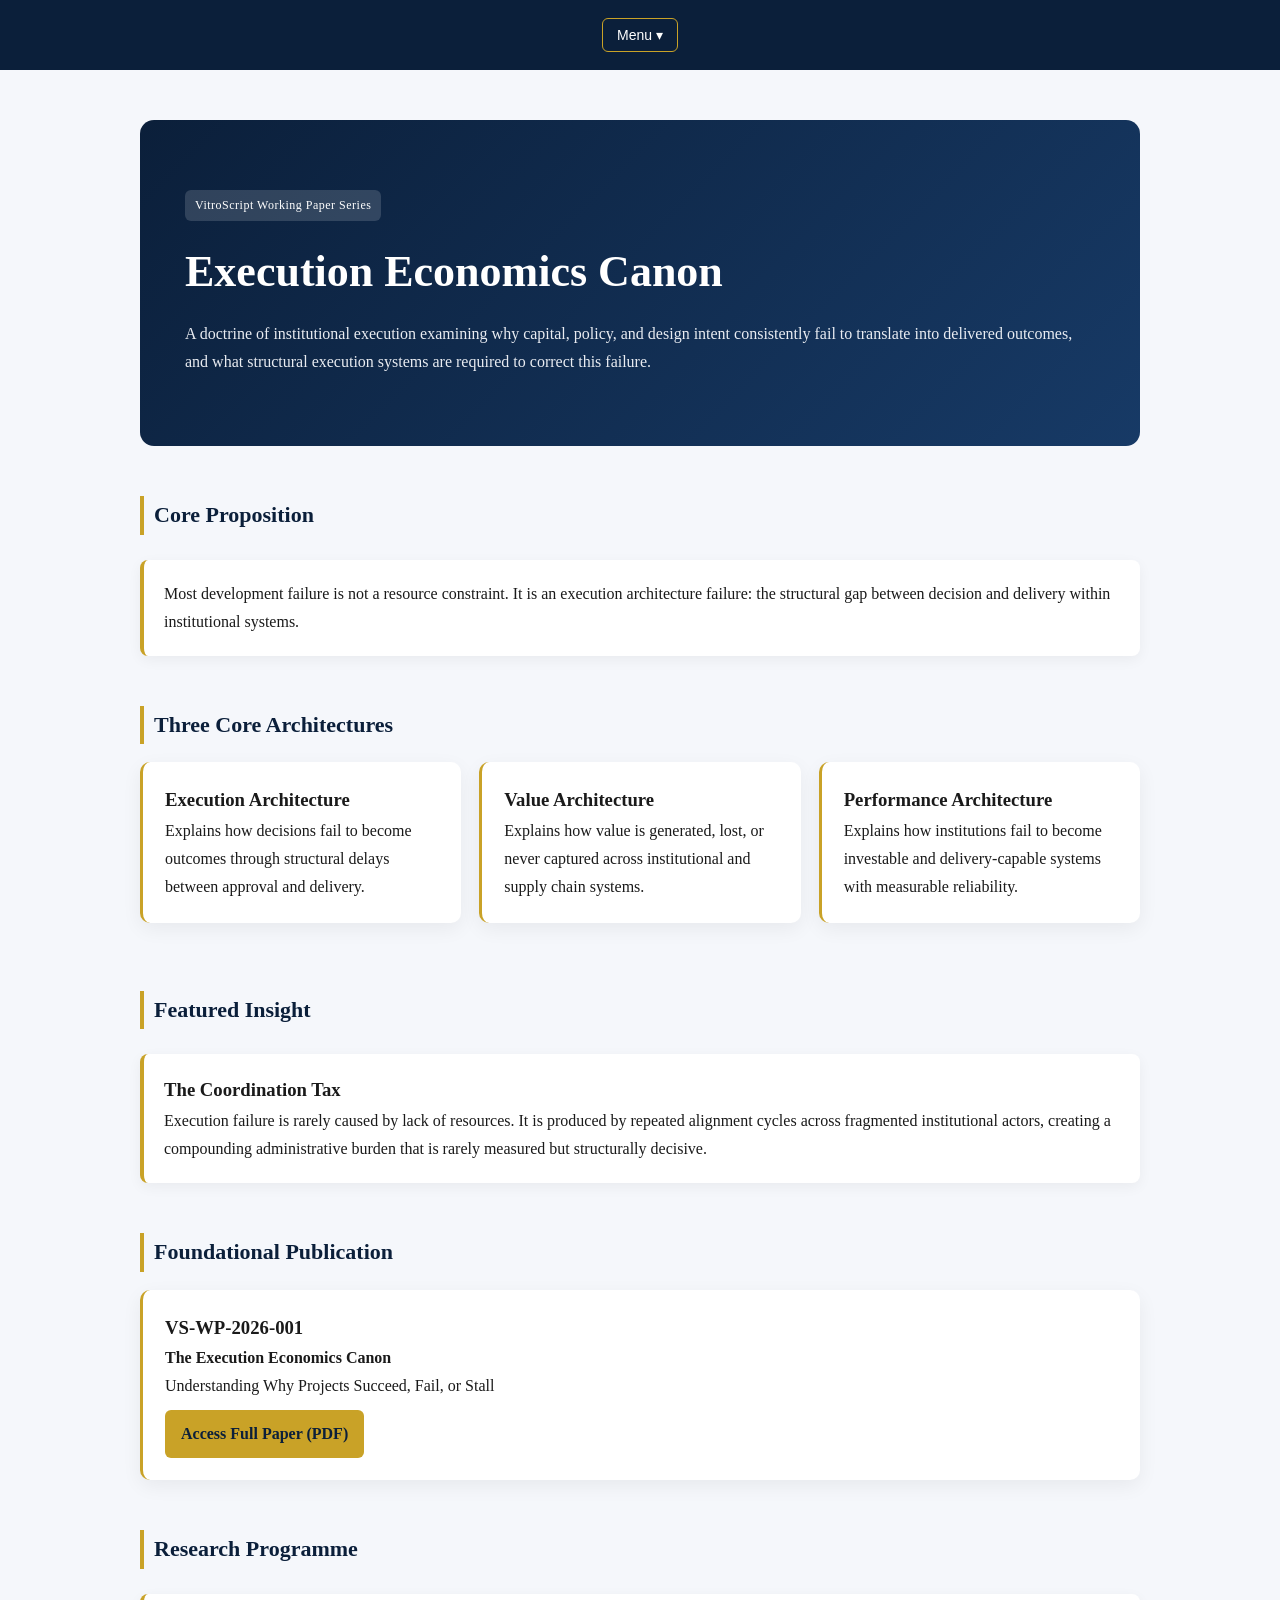
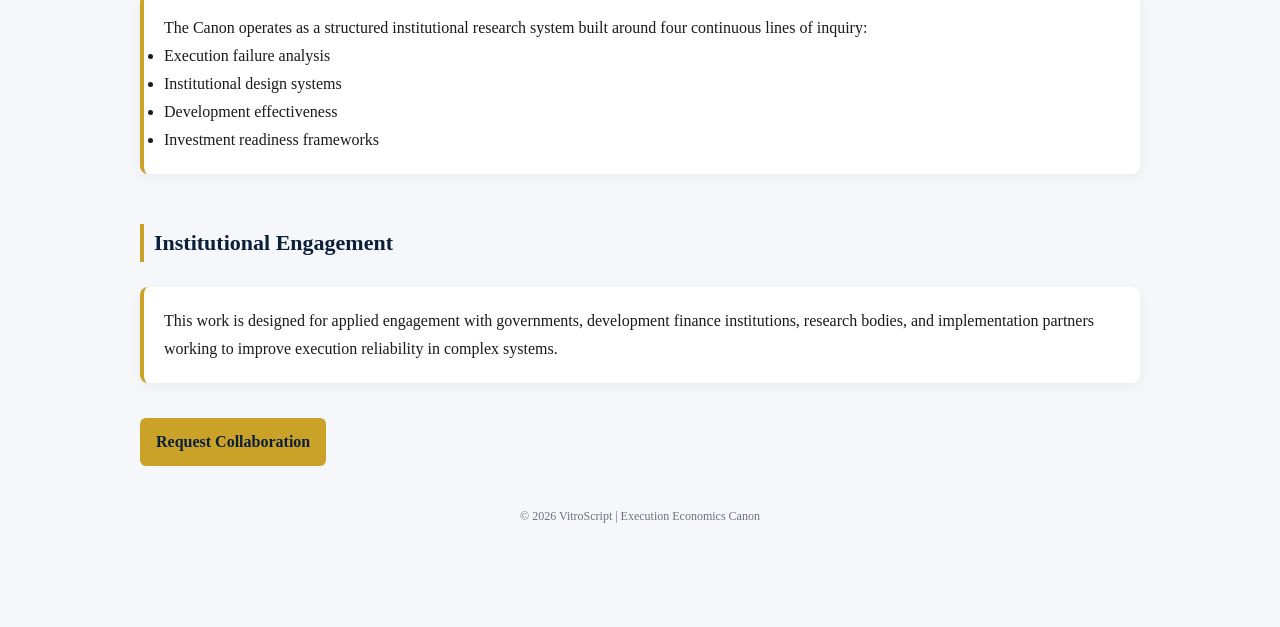
<file: index.html>
<!DOCTYPE html>
<html lang="en">
<head>
<meta charset="UTF-8">
<meta name="viewport" content="width=device-width, initial-scale=1.0">

<title>Execution Economics Canon | VitroScript</title>

<link rel="stylesheet" href="style.css">
</head>

<body>

<!-- NAVIGATION -->
<nav>
    <div class="menu" onclick="this.classList.toggle('open')">
        <button class="menu-btn">Menu ▾</button>

        <div class="dropdown">
            <a href="index.html">Home</a>
            <a href="research.html">Research</a>
            <a href="publications.html">Publications</a>
            <a href="canon.html">Canon</a>
            <a href="about.html">About</a>
            <a href="contact.html">Contact</a>
        </div>
    </div>
</nav>

<div class="container fade-in">

<!-- HERO -->
<div class="hero">

<div class="badge">VitroScript Working Paper Series</div>

<h1>Execution Economics Canon</h1>

<p>
A doctrine of institutional execution examining why capital, policy, and design intent consistently fail to translate into delivered outcomes, and what structural execution systems are required to correct this failure.
</p>

</div>

<!-- CORE PROPOSITION -->
<div class="section">

<h2>Core Proposition</h2>

<div class="callout">
Most development failure is not a resource constraint.  
It is an execution architecture failure: the structural gap between decision and delivery within institutional systems.
</div>

</div>

<!-- THREE ARCHITECTURES -->
<div class="section">

<h2>Three Core Architectures</h2>

<div class="grid">

<div class="card">
<h3>Execution Architecture</h3>
<p>Explains how decisions fail to become outcomes through structural delays between approval and delivery.</p>
</div>

<div class="card">
<h3>Value Architecture</h3>
<p>Explains how value is generated, lost, or never captured across institutional and supply chain systems.</p>
</div>

<div class="card">
<h3>Performance Architecture</h3>
<p>Explains how institutions fail to become investable and delivery-capable systems with measurable reliability.</p>
</div>

</div>

</div>

<!-- FEATURED INSIGHT -->
<div class="section">

<h2>Featured Insight</h2>

<div class="callout highlight">

<h3>The Coordination Tax</h3>

<p>
Execution failure is rarely caused by lack of resources. It is produced by repeated alignment cycles across fragmented institutional actors, creating a compounding administrative burden that is rarely measured but structurally decisive.
</p>

</div>

</div>

<!-- PUBLICATION -->
<div class="section">

<h2>Foundational Publication</h2>

<div class="card">

<h3>VS-WP-2026-001</h3>

<p><b>The Execution Economics Canon</b></p>

<p>Understanding Why Projects Succeed, Fail, or Stall</p>

<a class="button" href="papers/execution-economics-foundational-paper-1.pdf" target="_blank">
Access Full Paper (PDF)
</a>

</div>

</div>

<!-- RESEARCH PROGRAMME -->
<div class="section">

<h2>Research Programme</h2>

<div class="callout">

The Canon operates as a structured institutional research system built around four continuous lines of inquiry:

<ul>
<li>Execution failure analysis</li>
<li>Institutional design systems</li>
<li>Development effectiveness</li>
<li>Investment readiness frameworks</li>
</ul>

</div>

</div>

<!-- ENGAGEMENT -->
<div class="section">

<h2>Institutional Engagement</h2>

<div class="callout">

This work is designed for applied engagement with governments, development finance institutions, research bodies, and implementation partners working to improve execution reliability in complex systems.

</div>

<a class="button" href="contact.html">
Request Collaboration
</a>

</div>

<!-- FOOTER -->
<footer>
© 2026 VitroScript | Execution Economics Canon
</footer>

</div>

</body>
</html>
</file>
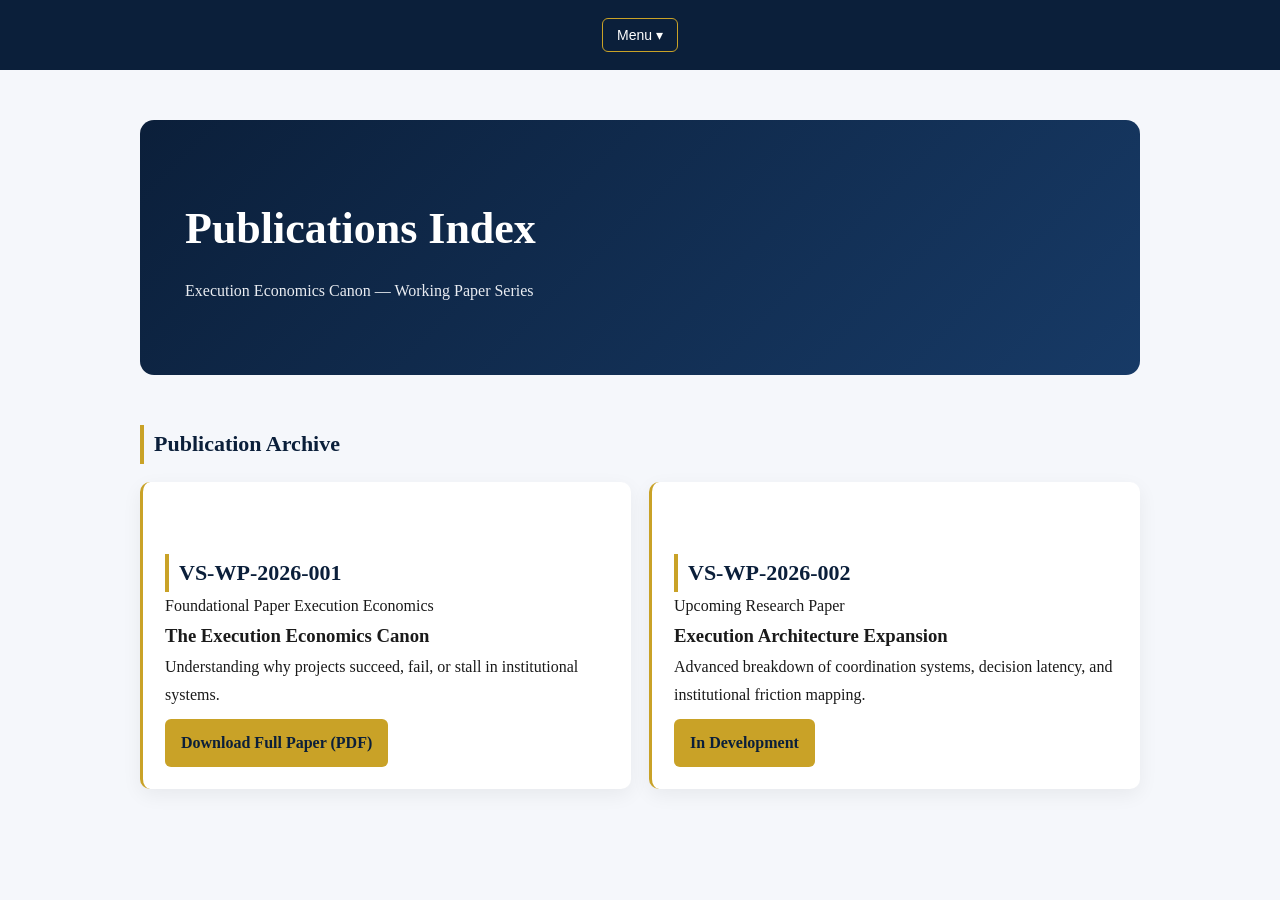
<file: papers/index.html>
<!DOCTYPE html>
<html lang="en">
<head>
<meta charset="UTF-8">
<title>Publications Index | Execution Economics Canon</title>

<link rel="stylesheet" href="../style.css">
</head>

<body>

<!-- NAV -->
<nav>
    <div class="menu" onclick="this.classList.toggle('open')">
        <button class="menu-btn">Menu ▾</button>

        <div class="dropdown">
            <a href="../index.html">Home</a>
            <a href="../research.html">Research</a>
            <a href="../publications.html">Publications</a>
            <a href="../canon.html">Canon</a>
            <a href="../about.html">About</a>
            <a href="../contact.html">Contact</a>
        </div>
    </div>
</nav>

<!-- CONTENT -->
<div class="container fade-in">

<!-- HERO -->
<div class="hero">
    <h1>Publications Index</h1>
    <p>Execution Economics Canon — Working Paper Series</p>
</div>

<!-- ARCHIVE -->
<div class="section">

<h2>Publication Archive</h2>

<div class="grid">

<!-- PAPER 1 -->
<div class="card">

<h2>VS-WP-2026-001</h2>

<span class="tag">Foundational Paper</span>
<span class="tag">Execution Economics</span>

<h3>The Execution Economics Canon</h3>

<p>
Understanding why projects succeed, fail, or stall in institutional systems.
</p>

<a class="button" href="execution-economics-foundational-paper-1.pdf" target="_blank">
Download Full Paper (PDF)
</a>

</div>

<!-- PAPER 2 (FUTURE SLOT) -->
<div class="card">

<h2>VS-WP-2026-002</h2>

<span class="tag">Upcoming</span>
<span class="tag">Research Paper</span>

<h3>Execution Architecture Expansion</h3>

<p>
Advanced breakdown of coordination systems, decision latency, and institutional friction mapping.
</p>

<a class="button" href="#">
In Development
</a>

</div>

</div>
</div>

</div>

</body>
</html>
</file>
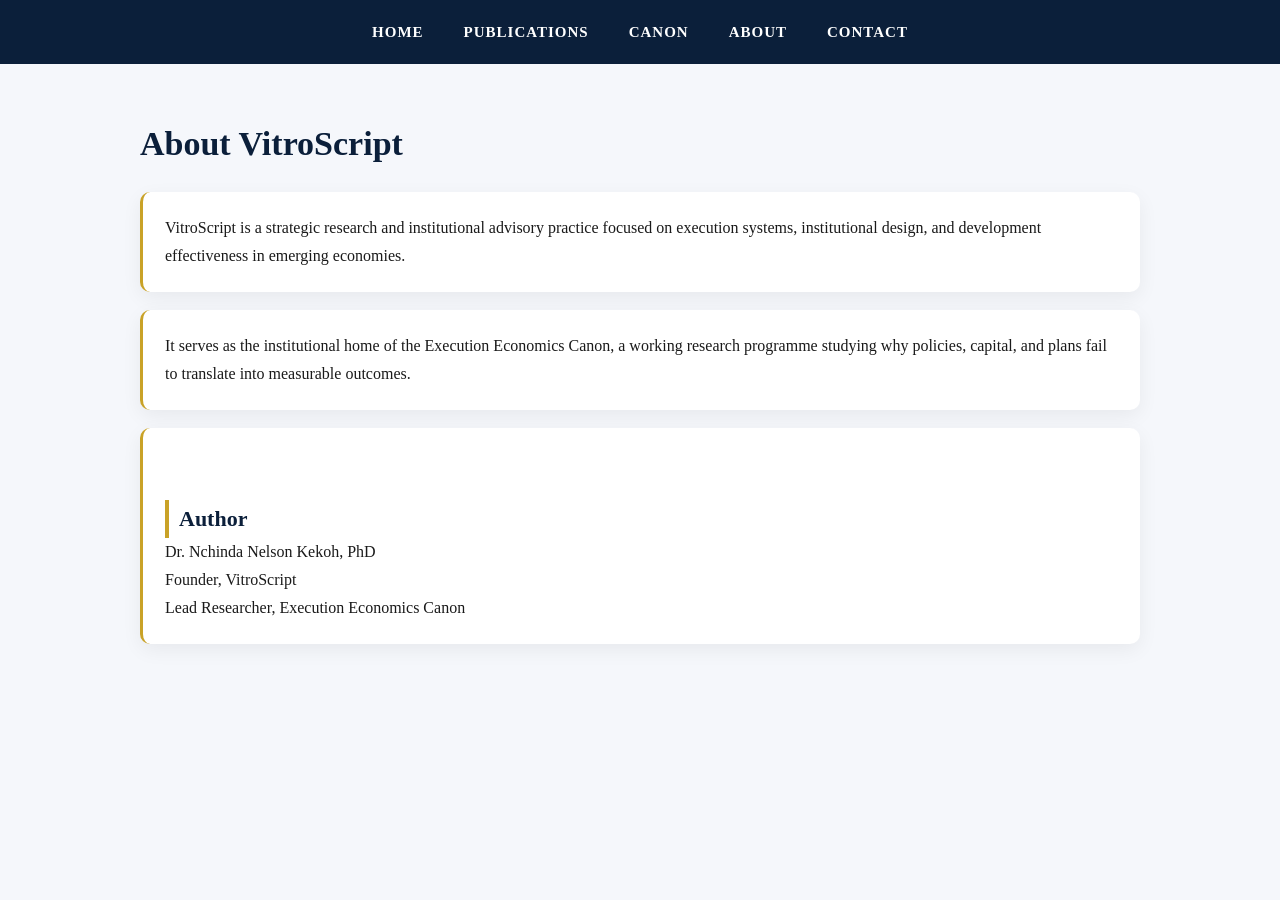
<file: about.html>
<!DOCTYPE html>
<html lang="en">
<head>
<meta charset="UTF-8">
<title>About | VitroScript</title>

<link rel="stylesheet" href="style.css">

</head>

<body>

<!-- NAVIGATION -->
<nav>
    <a href="index.html">Home</a>
    <a href="publications.html">Publications</a>
    <a href="canon.html">Canon</a>
    <a href="about.html">About</a>
    <a href="contact.html">Contact</a>
</nav>

<div class="container">

<h1>About VitroScript</h1>

<div class="card">
<p>
VitroScript is a strategic research and institutional advisory practice focused on execution systems, institutional design, and development effectiveness in emerging economies.
</p>
</div>

<div class="card">
<p>
It serves as the institutional home of the Execution Economics Canon, a working research programme studying why policies, capital, and plans fail to translate into measurable outcomes.
</p>
</div>

<div class="card">
<h2>Author</h2>
<p>
Dr. Nchinda Nelson Kekoh, PhD<br>
Founder, VitroScript<br>
Lead Researcher, Execution Economics Canon
</p>
</div>

</div>

</body>
</html>
</file>
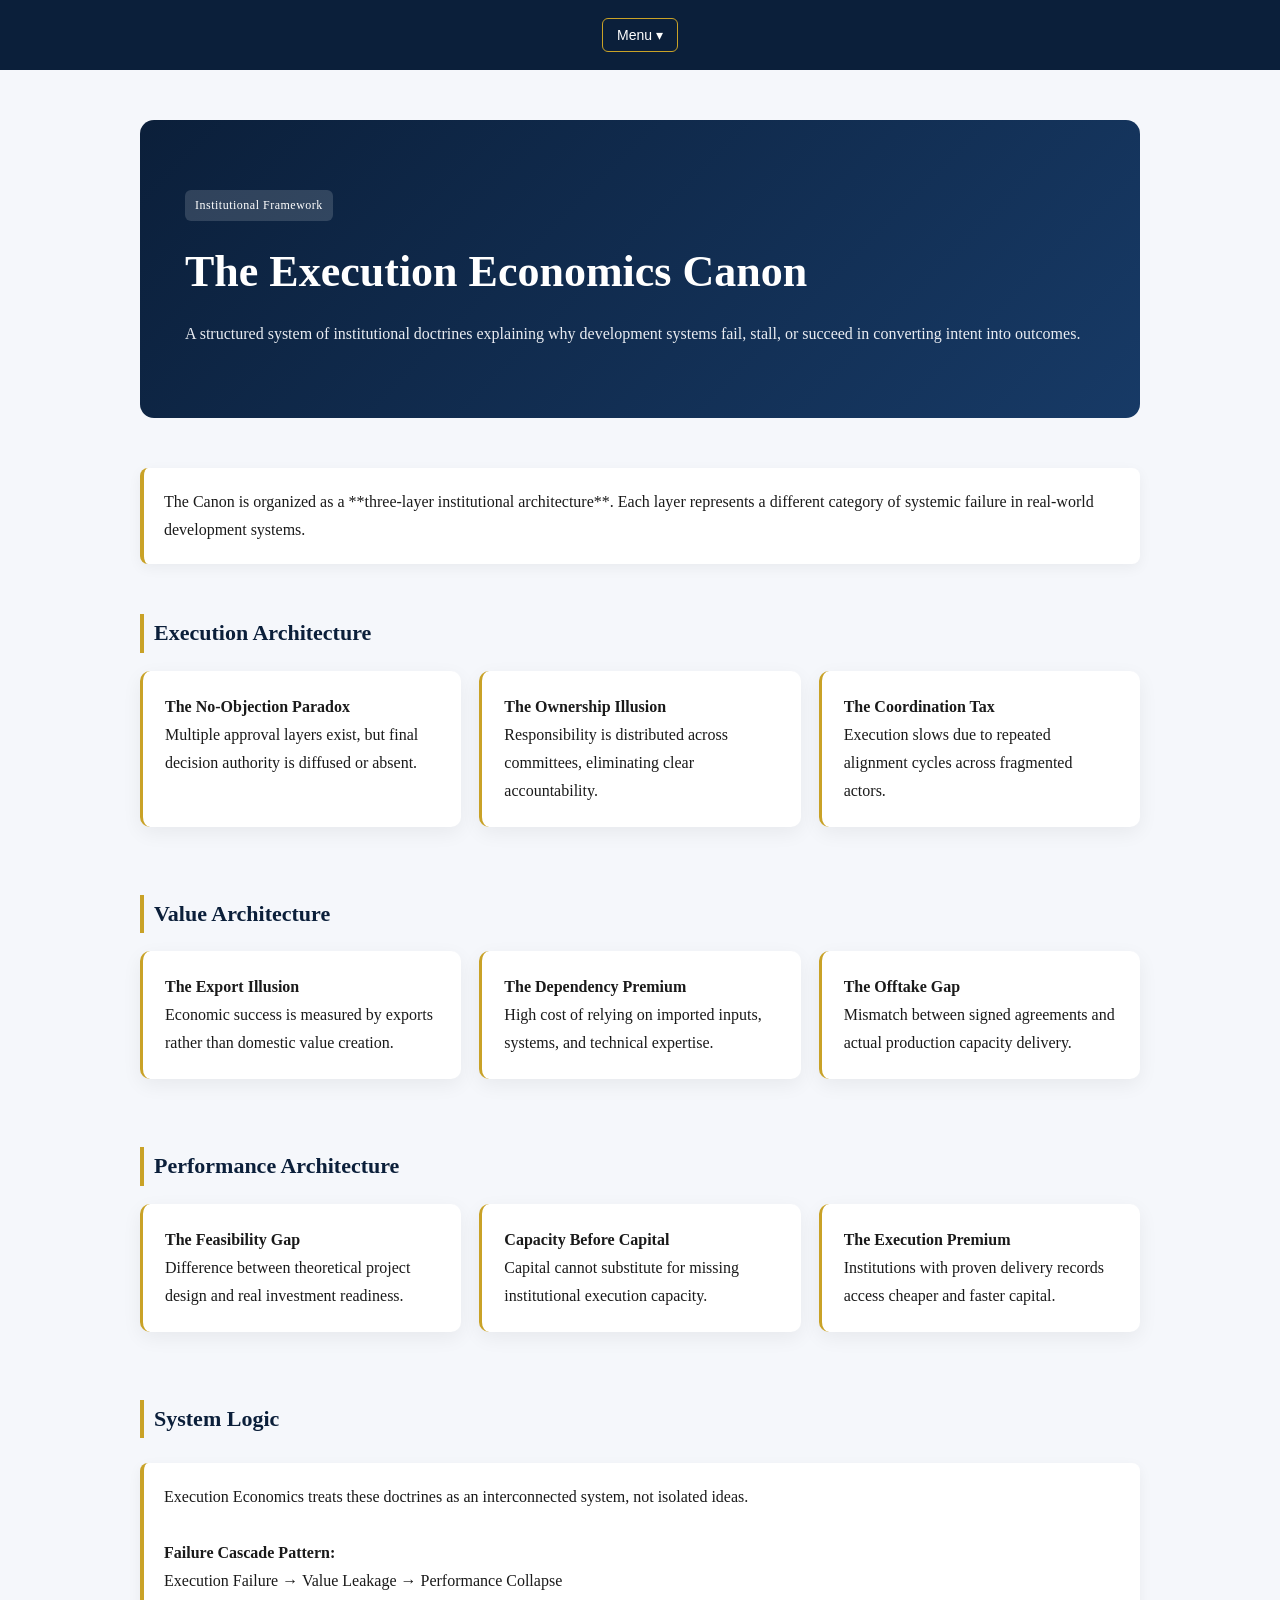
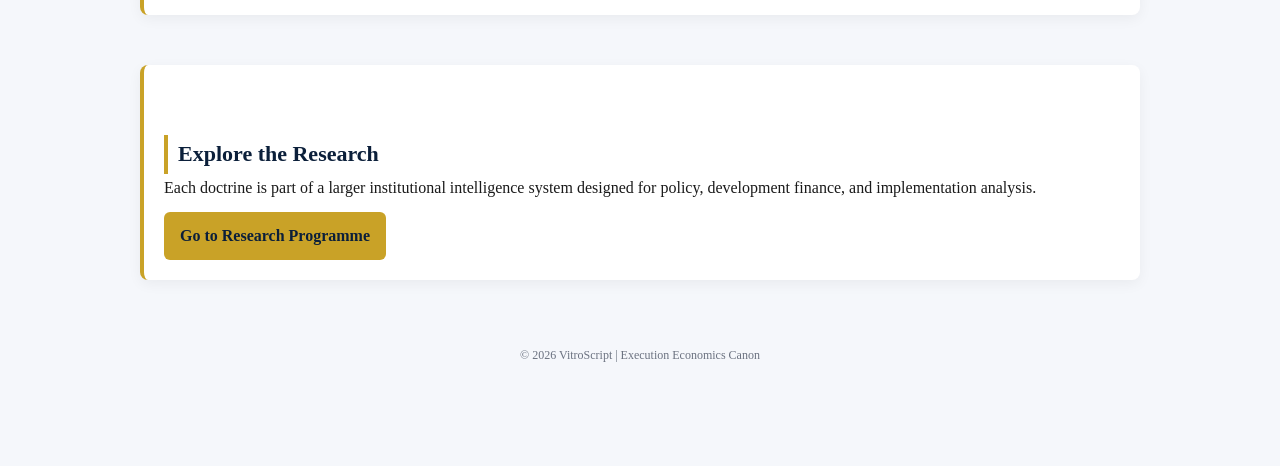
<file: canon.html>
<!DOCTYPE html>
<html lang="en">
<head>
<meta charset="UTF-8">
<meta name="viewport" content="width=device-width, initial-scale=1.0">
<title>Canon | Execution Economics</title>

<link rel="stylesheet" href="style.css">
</head>

<body>

<nav>
    <div class="menu" onclick="this.classList.toggle('open')">
        <button class="menu-btn">Menu ▾</button>

        <div class="dropdown">
            <a href="index.html">Home</a>
            <a href="research.html">Research</a>
            <a href="publications.html">Publications</a>
            <a href="canon.html">Canon</a>
            <a href="about.html">About</a>
            <a href="contact.html">Contact</a>
        </div>
    </div>
</nav>

<div class="container fade-in">

<!-- HERO -->
<div class="hero">

<span class="badge">Institutional Framework</span>

<h1>The Execution Economics Canon</h1>

<p>
A structured system of institutional doctrines explaining why development systems fail, stall, or succeed in converting intent into outcomes.
</p>

</div>

<!-- INTRO -->
<div class="section">

<div class="callout">

The Canon is organized as a **three-layer institutional architecture**.
Each layer represents a different category of systemic failure in real-world development systems.

</div>

</div>

<!-- EXECUTION ARCHITECTURE -->
<div class="section">

<h2>Execution Architecture</h2>

<div class="grid">

<div class="card">
<b>The No-Objection Paradox</b>
<p>Multiple approval layers exist, but final decision authority is diffused or absent.</p>
</div>

<div class="card">
<b>The Ownership Illusion</b>
<p>Responsibility is distributed across committees, eliminating clear accountability.</p>
</div>

<div class="card">
<b>The Coordination Tax</b>
<p>Execution slows due to repeated alignment cycles across fragmented actors.</p>
</div>

</div>

</div>

<!-- VALUE ARCHITECTURE -->
<div class="section">

<h2>Value Architecture</h2>

<div class="grid">

<div class="card">
<b>The Export Illusion</b>
<p>Economic success is measured by exports rather than domestic value creation.</p>
</div>

<div class="card">
<b>The Dependency Premium</b>
<p>High cost of relying on imported inputs, systems, and technical expertise.</p>
</div>

<div class="card">
<b>The Offtake Gap</b>
<p>Mismatch between signed agreements and actual production capacity delivery.</p>
</div>

</div>

</div>

<!-- PERFORMANCE ARCHITECTURE -->
<div class="section">

<h2>Performance Architecture</h2>

<div class="grid">

<div class="card">
<b>The Feasibility Gap</b>
<p>Difference between theoretical project design and real investment readiness.</p>
</div>

<div class="card">
<b>Capacity Before Capital</b>
<p>Capital cannot substitute for missing institutional execution capacity.</p>
</div>

<div class="card">
<b>The Execution Premium</b>
<p>Institutions with proven delivery records access cheaper and faster capital.</p>
</div>

</div>

</div>

<!-- SYSTEM MAP -->
<div class="section">

<h2>System Logic</h2>

<div class="callout">

Execution Economics treats these doctrines as an interconnected system, not isolated ideas.

<br><br>

<b>Failure Cascade Pattern:</b><br>
Execution Failure → Value Leakage → Performance Collapse

</div>

</div>

<!-- CTA -->
<div class="section">

<div class="callout highlight">

<h2>Explore the Research</h2>

<p>
Each doctrine is part of a larger institutional intelligence system designed for policy, development finance, and implementation analysis.
</p>

<a class="button" href="research.html">
Go to Research Programme
</a>

</div>

</div>

<footer>
© 2026 VitroScript | Execution Economics Canon
</footer>

</div>

</body>
</html>
</file>
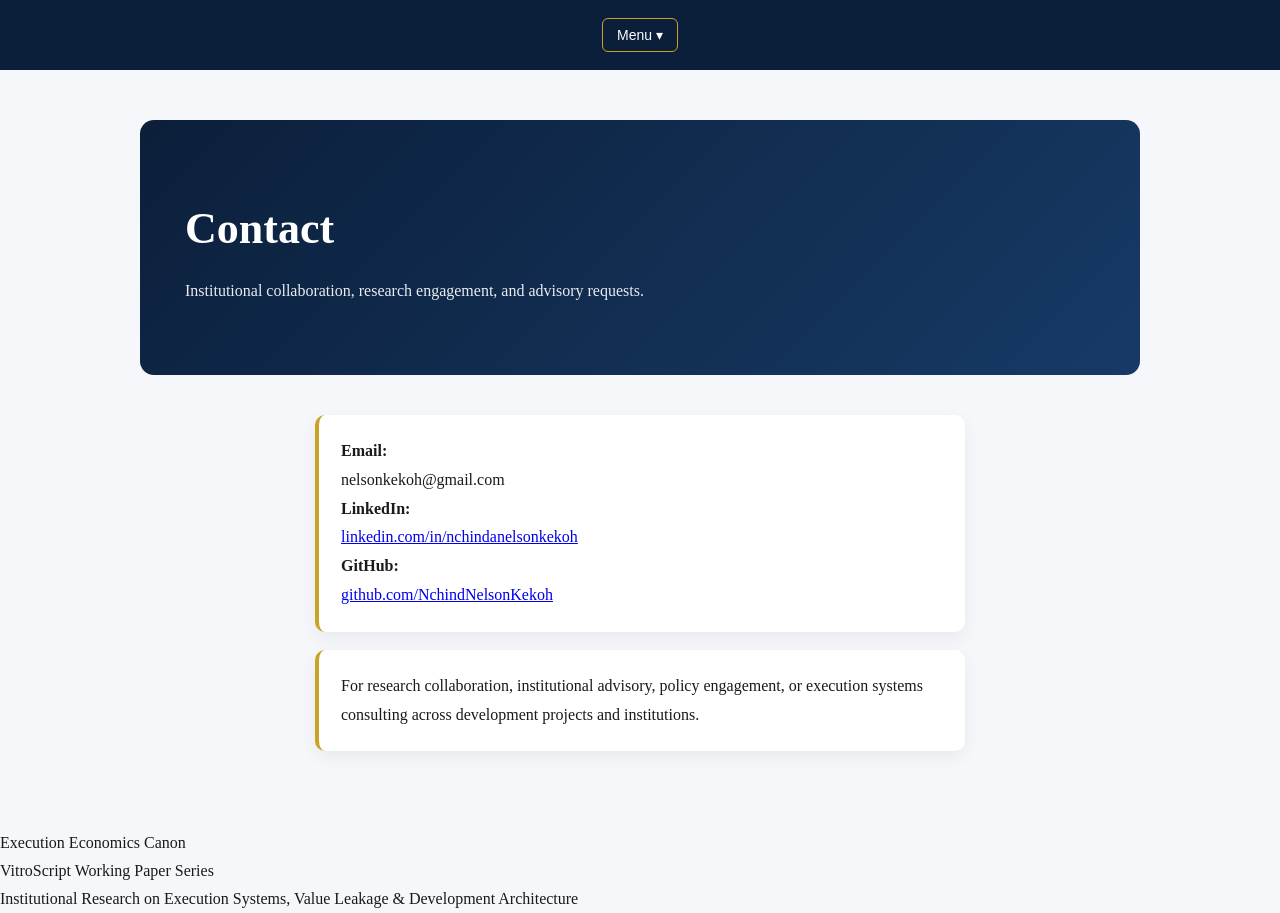
<file: contact.html>
<!DOCTYPE html>
<html lang="en">
<head>
<meta charset="UTF-8">
<title>Contact | Execution Economics Canon</title>

<link rel="stylesheet" href="style.css">
</head>

<body>

<!-- NAVIGATION -->
<nav>
    <div class="menu" onclick="this.classList.toggle('open')">
        <button class="menu-btn">Menu ▾</button>

        <div class="dropdown">
            <a href="index.html">Home</a>
            <a href="research.html">Research</a>
            <a href="publications.html">Publications</a>
            <a href="canon.html">Canon</a>
            <a href="about.html">About</a>
            <a href="contact.html">Contact</a>
        </div>
    </div>
</nav>

<!-- PAGE CONTENT -->
<div class="container fade-in">

<div class="hero">
    <h1>Contact</h1>
    <p>Institutional collaboration, research engagement, and advisory requests.</p>
</div>

<div class="box">

<p><b>Email:</b><br>
nelsonkekoh@gmail.com</p>

<p><b>LinkedIn:</b><br>
<a href="https://www.linkedin.com/in/nchindanelsonkekoh" target="_blank">
linkedin.com/in/nchindanelsonkekoh
</a></p>

<p><b>GitHub:</b><br>
<a href="https://github.com/NchindNelsonKekoh" target="_blank">
github.com/NchindNelsonKekoh
</a></p>

</div>

<div class="box">

<p>
For research collaboration, institutional advisory, policy engagement,
or execution systems consulting across development projects and institutions.
</p>

</div>

</div>

</body>

    <header class="institution-header">
    <div class="brand-line">
        Execution Economics Canon
    </div>

    <div class="sub-line">
        VitroScript Working Paper Series
    </div>

    <div class="tagline-line">
        Institutional Research on Execution Systems, Value Leakage & Development Architecture
    </div>
</header>
</html>
</file>
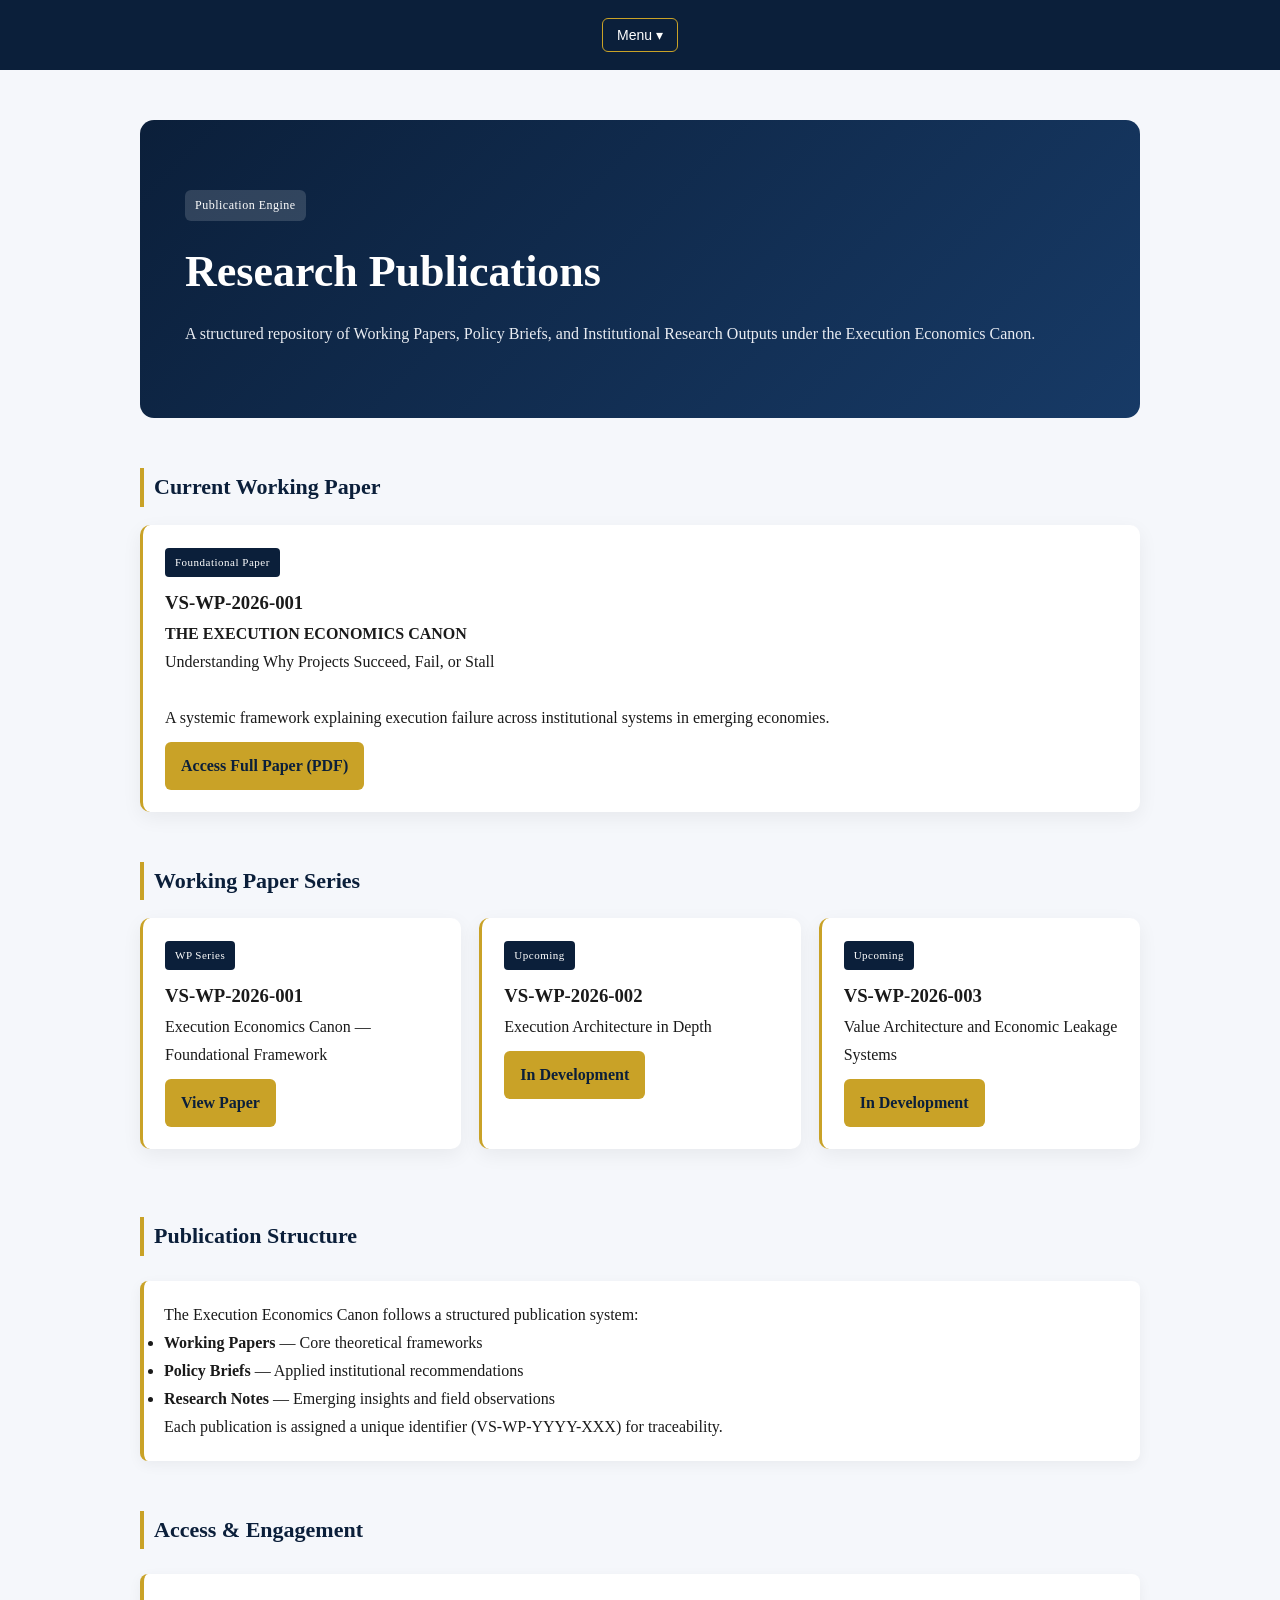
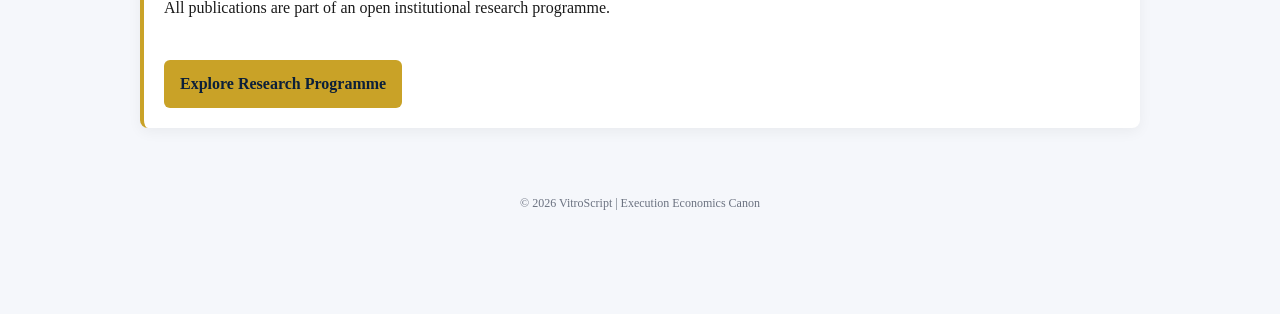
<file: publications.html>
<!DOCTYPE html>
<html lang="en">
<head>
<meta charset="UTF-8">
<meta name="viewport" content="width=device-width, initial-scale=1.0">
<title>Publications | Execution Economics Canon</title>

<link rel="stylesheet" href="style.css">
</head>

<body>

<nav class="nav">
    <div class="menu">
        <button class="menu-btn">Menu ▾</button>

        <div class="dropdown">
            <a href="index.html">Home</a>
            <a href="research.html">Research</a>
            <a href="publications.html">Publications</a>
            <a href="canon.html">Canon</a>
            <a href="about.html">About</a>
            <a href="contact.html">Contact</a>
        </div>
    </div>
</nav>

<div class="container fade-in">

<!-- HERO -->
<div class="hero">

<span class="badge">Publication Engine</span>

<h1>Research Publications</h1>

<p>
A structured repository of Working Papers, Policy Briefs, and Institutional Research Outputs under the Execution Economics Canon.
</p>

</div>

<!-- CURRENT ISSUE -->
<div class="section">

<h2>Current Working Paper</h2>

<div class="card highlight">

<span class="badge">Foundational Paper</span>

<h3>VS-WP-2026-001</h3>

<b>THE EXECUTION ECONOMICS CANON</b><br>
Understanding Why Projects Succeed, Fail, or Stall

<br><br>

<p>
A systemic framework explaining execution failure across institutional systems in emerging economies.
</p>

<a class="button" href="papers/execution-economics-foundational-paper-1.pdf" target="_blank">
Access Full Paper (PDF)
</a>

</div>

</div>

<!-- PUBLICATION SERIES -->
<div class="section">

<h2>Working Paper Series</h2>

<div class="grid">

<div class="card">

<span class="badge">WP Series</span>

<h3>VS-WP-2026-001</h3>

<p>
Execution Economics Canon — Foundational Framework
</p>

<a class="button" href="papers/execution-economics-foundational-paper-1.pdf" target="_blank">
View Paper
</a>

</div>

<div class="card">

<span class="badge">Upcoming</span>

<h3>VS-WP-2026-002</h3>

<p>
Execution Architecture in Depth
</p>

<a class="button" href="#">
In Development
</a>

</div>

<div class="card">

<span class="badge">Upcoming</span>

<h3>VS-WP-2026-003</h3>

<p>
Value Architecture and Economic Leakage Systems
</p>

<a class="button" href="#">
In Development
</a>

</div>

</div>

</div>

<!-- STRUCTURE EXPLANATION -->
<div class="section">

<h2>Publication Structure</h2>

<div class="callout">

The Execution Economics Canon follows a structured publication system:

<ul>
<li><b>Working Papers</b> — Core theoretical frameworks</li>
<li><b>Policy Briefs</b> — Applied institutional recommendations</li>
<li><b>Research Notes</b> — Emerging insights and field observations</li>
</ul>

Each publication is assigned a unique identifier (VS-WP-YYYY-XXX) for traceability.

</div>

</div>

<!-- ACCESS PATHWAY -->
<div class="section">

<h2>Access & Engagement</h2>

<div class="callout highlight">

All publications are part of an open institutional research programme.

<br><br>

<a class="button" href="research.html">
Explore Research Programme
</a>

</div>

</div>

<footer>
© 2026 VitroScript | Execution Economics Canon
</footer>

</div>

</body>
</html>
</file>
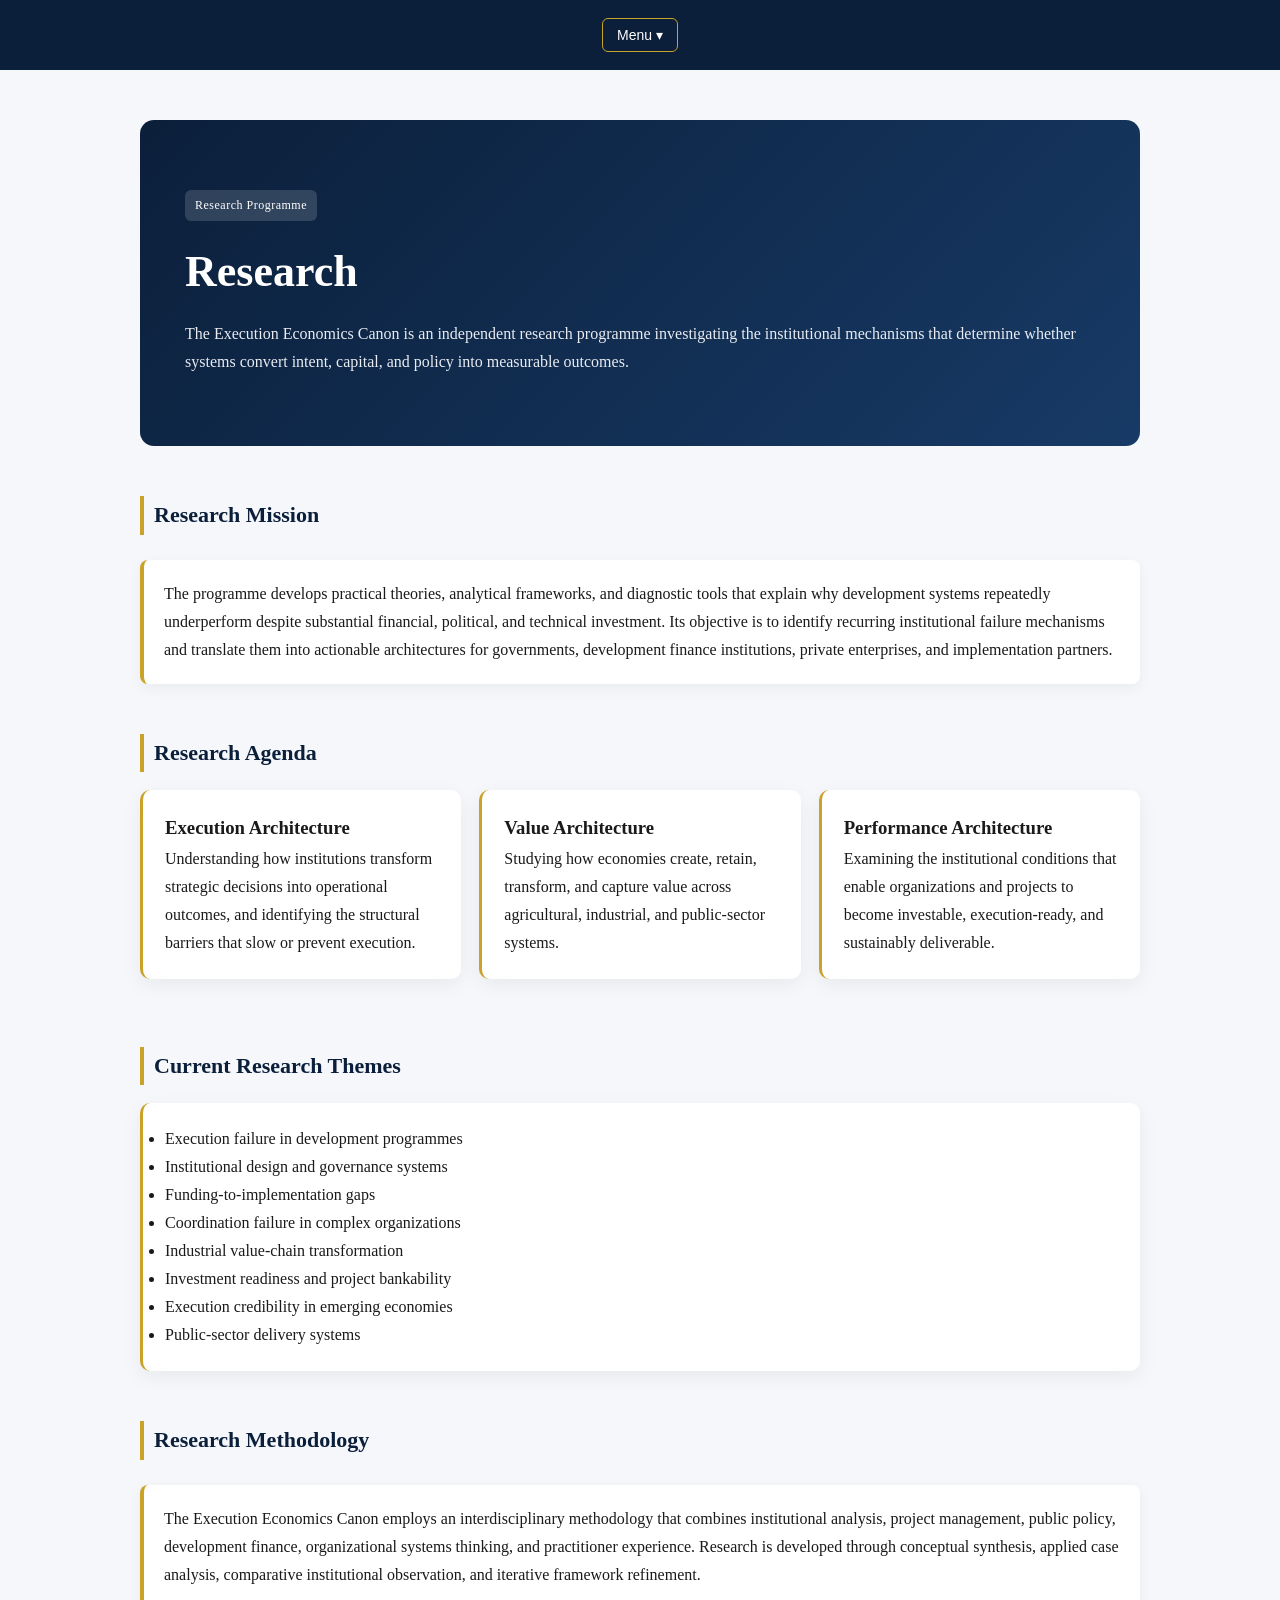
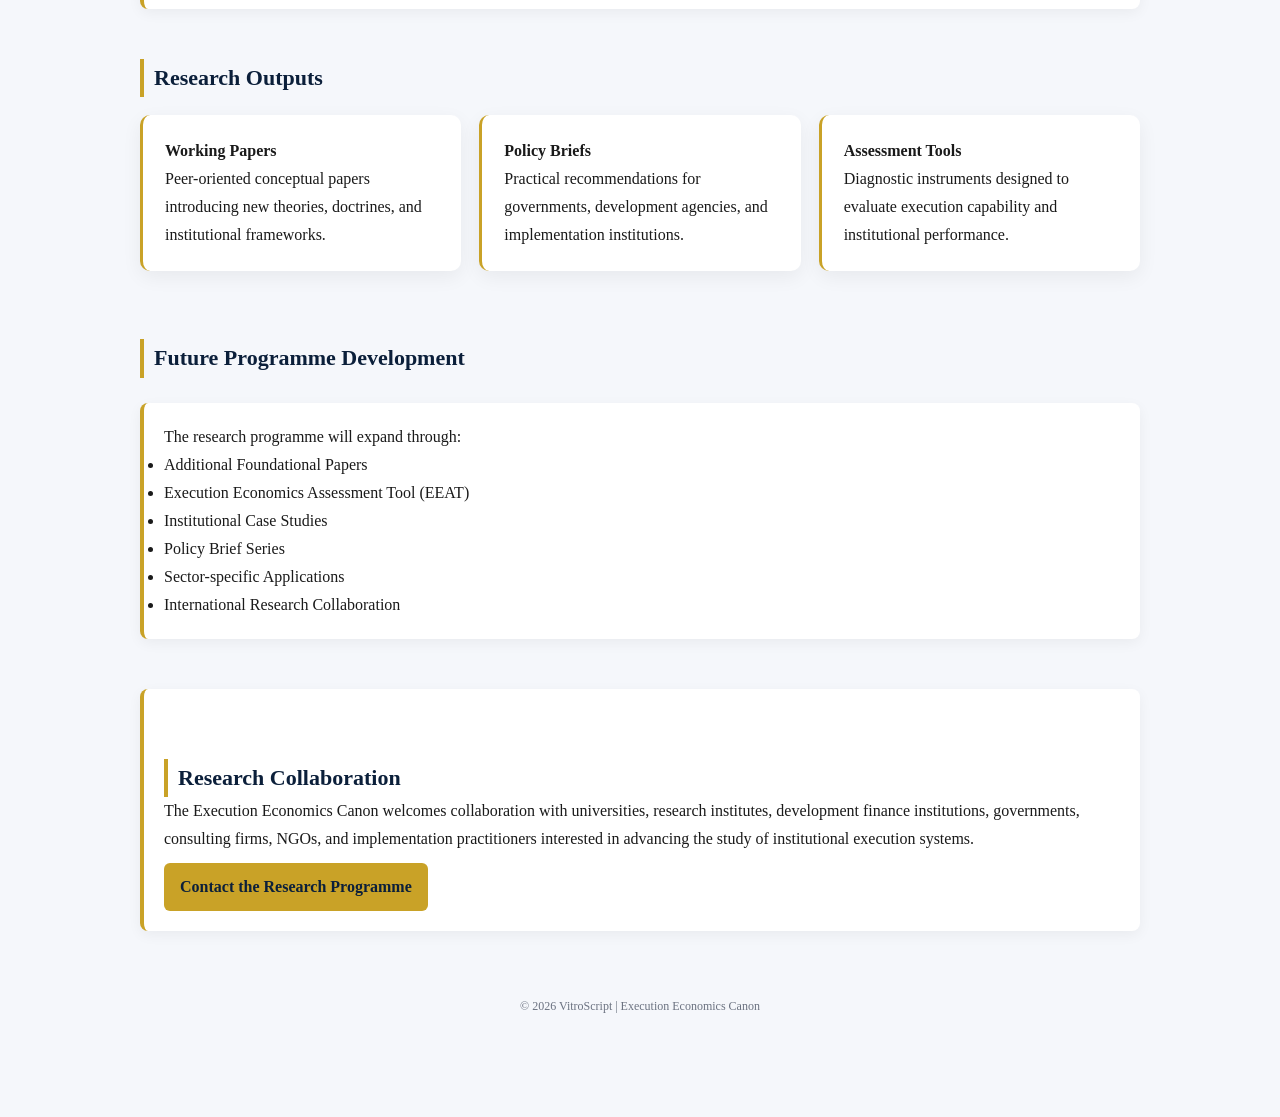
<file: research.html>
<!DOCTYPE html>
<html lang="en">
<head>
<meta charset="UTF-8">
<meta name="viewport" content="width=device-width, initial-scale=1.0">
<title>Research | Execution Economics Canon</title>

<link rel="stylesheet" href="style.css">

</head>

<body>

<nav>
    <div class="menu" onclick="this.classList.toggle('open')">
        <button class="menu-btn">Menu ▾</button>

        <div class="dropdown">
            <a href="index.html">Home</a>
            <a href="research.html">Research</a>
            <a href="publications.html">Publications</a>
            <a href="canon.html">Canon</a>
            <a href="about.html">About</a>
            <a href="contact.html">Contact</a>
        </div>
    </div>
</nav>
<div class="container fade-in">

<div class="hero">
<span class="badge">Research Programme</span>

<h1>Research</h1>

<p>
The Execution Economics Canon is an independent research programme investigating the institutional mechanisms that determine whether systems convert intent, capital, and policy into measurable outcomes.
</p>

</div>


<div class="section">

<h2>Research Mission</h2>

<div class="callout">

The programme develops practical theories, analytical frameworks, and diagnostic tools that explain why development systems repeatedly underperform despite substantial financial, political, and technical investment.

Its objective is to identify recurring institutional failure mechanisms and translate them into actionable architectures for governments, development finance institutions, private enterprises, and implementation partners.

</div>

</div>



<div class="section">

<h2>Research Agenda</h2>

<div class="grid">

<div class="card">
<h3>Execution Architecture</h3>

<p>
Understanding how institutions transform strategic decisions into operational outcomes, and identifying the structural barriers that slow or prevent execution.
</p>

</div>

<div class="card">

<h3>Value Architecture</h3>

<p>
Studying how economies create, retain, transform, and capture value across agricultural, industrial, and public-sector systems.
</p>

</div>

<div class="card">

<h3>Performance Architecture</h3>

<p>
Examining the institutional conditions that enable organizations and projects to become investable, execution-ready, and sustainably deliverable.
</p>

</div>

</div>

</div>



<div class="section">

<h2>Current Research Themes</h2>

<div class="card">

<ul>

<li>Execution failure in development programmes</li>

<li>Institutional design and governance systems</li>

<li>Funding-to-implementation gaps</li>

<li>Coordination failure in complex organizations</li>

<li>Industrial value-chain transformation</li>

<li>Investment readiness and project bankability</li>

<li>Execution credibility in emerging economies</li>

<li>Public-sector delivery systems</li>

</ul>

</div>

</div>



<div class="section">

<h2>Research Methodology</h2>

<div class="callout">

The Execution Economics Canon employs an interdisciplinary methodology that combines institutional analysis, project management, public policy, development finance, organizational systems thinking, and practitioner experience.

Research is developed through conceptual synthesis, applied case analysis, comparative institutional observation, and iterative framework refinement.

</div>

</div>



<div class="section">

<h2>Research Outputs</h2>

<div class="grid">

<div class="card">

<b>Working Papers</b>

<p>
Peer-oriented conceptual papers introducing new theories, doctrines, and institutional frameworks.
</p>

</div>

<div class="card">

<b>Policy Briefs</b>

<p>
Practical recommendations for governments, development agencies, and implementation institutions.
</p>

</div>

<div class="card">

<b>Assessment Tools</b>

<p>
Diagnostic instruments designed to evaluate execution capability and institutional performance.
</p>

</div>

</div>

</div>



<div class="section">

<h2>Future Programme Development</h2>

<div class="callout">

The research programme will expand through:

<ul>

<li>Additional Foundational Papers</li>

<li>Execution Economics Assessment Tool (EEAT)</li>

<li>Institutional Case Studies</li>

<li>Policy Brief Series</li>

<li>Sector-specific Applications</li>

<li>International Research Collaboration</li>

</ul>

</div>

</div>



<div class="section">

<div class="callout highlight">

<h2>Research Collaboration</h2>

<p>

The Execution Economics Canon welcomes collaboration with universities, research institutes, development finance institutions, governments, consulting firms, NGOs, and implementation practitioners interested in advancing the study of institutional execution systems.

</p>

<a class="button" href="contact.html">

Contact the Research Programme

</a>

</div>

</div>



<footer>

© 2026 VitroScript | Execution Economics Canon

</footer>

</div>

</body>
</html>
</file>
<file: style.css>
/* ================================
   EXECUTION ECONOMICS CANON
   UNIFIED INSTITUTIONAL STYLE SYSTEM
   VitroScript Working Paper Series
================================ */
:root {
    --primary: #0b1f3a;
    --accent: #c9a227;
    --bg: #f5f7fb;
    --card: #ffffff;
    --text: #1a1a1a;
    --muted: #6b7280;
}
/* ROOT VARIABLES */
:root {
    --primary: #0b1f3a;
    --primary-light: #173a66;
    --accent: #c9a227;
    --bg: #f5f7fb;
    --card: #ffffff;
    --text: #1a1a1a;
    --muted: #6b7280;
    --border: #e5e7eb;
}
nav {
    background: var(--primary);
    padding: 14px 0;
    text-align: center;
    position: sticky;
    top: 0;
    z-index: 1000;
}

nav a {
    color: white;
    margin: 0 18px;
    text-decoration: none;
    font-size: 14px;
    letter-spacing: 1px;
    text-transform: uppercase;
    font-weight: 600;
}

nav a:hover {
    color: var(--accent);
}

/* Menu container */
.menu {
    position: relative;
    display: inline-block;
}

/* Button */
.menu-btn {
    background: transparent;
    border: 1px solid var(--accent);
    color: white;
    padding: 8px 14px;
    font-size: 14px;
    cursor: pointer;
    border-radius: 6px;
}

/* Dropdown */
.dropdown {
    display: none;
    position: absolute;
    background: white;
    min-width: 200px;
    top: 40px;
    left: 0;
    box-shadow: 0 8px 20px rgba(0,0,0,0.15);
    border-radius: 6px;
    overflow: hidden;
}

.dropdown a {
    display: block;
    padding: 12px;
    color: var(--primary);
    text-decoration: none;
    font-size: 13px;
}

.dropdown a:hover {
    background: #f0f0f0;
}

/* Hover activation */
.menu.open .dropdown {
    display: block;
}

/* BASE RESET */
* {
    margin: 0;
    padding: 0;
    box-sizing: border-box;
}

/* BODY */
body {
    font-family: "Georgia", serif;
    background: var(--bg);
    color: var(--text);
    line-height: 1.75;
}

/* ================================
   NAVIGATION SYSTEM (INSTITUTIONAL)
================================ */
nav {
    background: var(--primary);
    padding: 18px 10px;
    text-align: center;
    position: sticky;
    top: 0;
    z-index: 1000;
}

/* CENTER NAV ITEMS PROPERLY */
nav a {
    display: inline-block;
    margin: 0 18px;
    text-decoration: none;
    color: white;
    font-size: 15px;   /* increased */
    font-weight: 600;
    letter-spacing: 1px;
    text-transform: uppercase;
}

nav a:hover {
    color: var(--accent);
}
/* ================================
   LAYOUT SYSTEM
================================ */
.container {
    max-width: 1050px;
    margin: auto;
    padding: 60px 25px;
}

/* ================================
   HERO SYSTEM
================================ */
.hero {
    background: linear-gradient(135deg, #0b1f3a, #173a66);
    color: #ffffff;
    padding: 70px 45px;
    border-radius: 14px;
    margin-bottom: 40px;
}
.hero h1 {
    font-size: 44px;
    font-weight: 700;
    margin-bottom: 10px;
    color: #ffffff;
}

/* Make subtitle clearer */
.hero .badge {
    background: rgba(255,255,255,0.15);
    color: #ffffff;
    padding: 5px 10px;
    border-radius: 6px;
    font-size: 12px;
    display: inline-block;
    margin-bottom: 12px;
}

/* Ensure paragraph visibility */
.hero p {
    font-size: 16px;
    opacity: 0.95;
    color: #f5f7fb;
}

/* ================================
   TYPOGRAPHY
================================ */
h1 {
    color: var(--primary);
    font-size: 34px;
    margin-bottom: 10px;
}

h2 {
    margin-top: 50px;
    color: var(--primary);
    font-size: 22px;
    border-left: 4px solid var(--accent);
    padding-left: 10px;
}

/* ================================
   CARDS SYSTEM
================================ */
.card {
    background: var(--card);
    padding: 22px;
    margin: 18px 0;
    border-radius: 10px;
    box-shadow: 0 6px 20px rgba(0,0,0,0.06);
    border-left: 3px solid var(--accent);
}

/* GRID SYSTEM */
.grid {
    display: grid;
    grid-template-columns: repeat(auto-fit, minmax(280px, 1fr));
    gap: 18px;
}

/* ================================
   CALLOUT / HIGHLIGHTS
================================ */
.callout {
    background: var(--card);
    border-left: 4px solid var(--accent);
    padding: 20px;
    margin: 25px 0;
    box-shadow: 0 4px 14px rgba(0,0,0,0.05);
    border-radius: 8px;
}

.highlight {
    animation: glow 3.5s infinite;
}

/* ================================
   BADGES / TAGS
================================ */
.badge {
    display: inline-block;
    background: var(--primary);
    color: white;
    padding: 5px 10px;
    font-size: 11px;
    border-radius: 4px;
    margin-bottom: 10px;
    letter-spacing: 0.5px;
}

/* ================================
   QUOTES
================================ */
.quote {
    font-style: italic;
    color: #555;
    padding: 15px;
    border-left: 3px solid #ddd;
    margin: 20px 0;
}

/* ================================
   BUTTON SYSTEM
================================ */
.button {
    display: inline-block;
    background: var(--accent);
    color: var(--primary);
    padding: 10px 16px;
    text-decoration: none;
    font-weight: bold;
    border-radius: 6px;
    margin-top: 10px;
    transition: all 0.25s ease;
}

.button:hover {
    transform: translateY(-2px);
    opacity: 0.95;
}

/* ================================
   SECTION SPACING
================================ */
.section {
    margin-top: 50px;
    scroll-margin-top: 80px;
}

/* ================================
   FOOTER
================================ */
footer {
    text-align: center;
    padding: 40px;
    font-size: 12px;
    color: var(--muted);
}

/* ================================
   ANIMATIONS
================================ */
.fade-in {
    animation: fadeIn 0.9s ease-in-out;
}

@keyframes fadeIn {
    from {
        opacity: 0;
        transform: translateY(8px);
    }
    to {
        opacity: 1;
        transform: translateY(0);
    }

   
}

/* GLOW EFFECT (for publications highlight) */
@keyframes glow {
    0% { box-shadow: 0 0 0 rgba(201,162,39,0.0); }
    50% { box-shadow: 0 0 18px rgba(201,162,39,0.25); }
    100% { box-shadow: 0 0 0 rgba(201,162,39,0.0); }
}

/* SMOOTH SCROLL */
html {
    scroll-behavior: smooth;
}

h1 {
    font-size: 34px;
    color: var(--primary);
    margin-bottom: 10px;
}

.box {
    background: var(--card);
    padding: 22px;
    margin: 18px auto;
    max-width: 650px;
    border-radius: 10px;
    box-shadow: 0 6px 18px rgba(0,0,0,0.06);
    border-left: 4px solid var(--accent);
}

.box p {
    font-size: 16px;
    line-height: 1.8;
    color: var(--text);
}

.container {
    padding-top: 50px;
}
</file>
